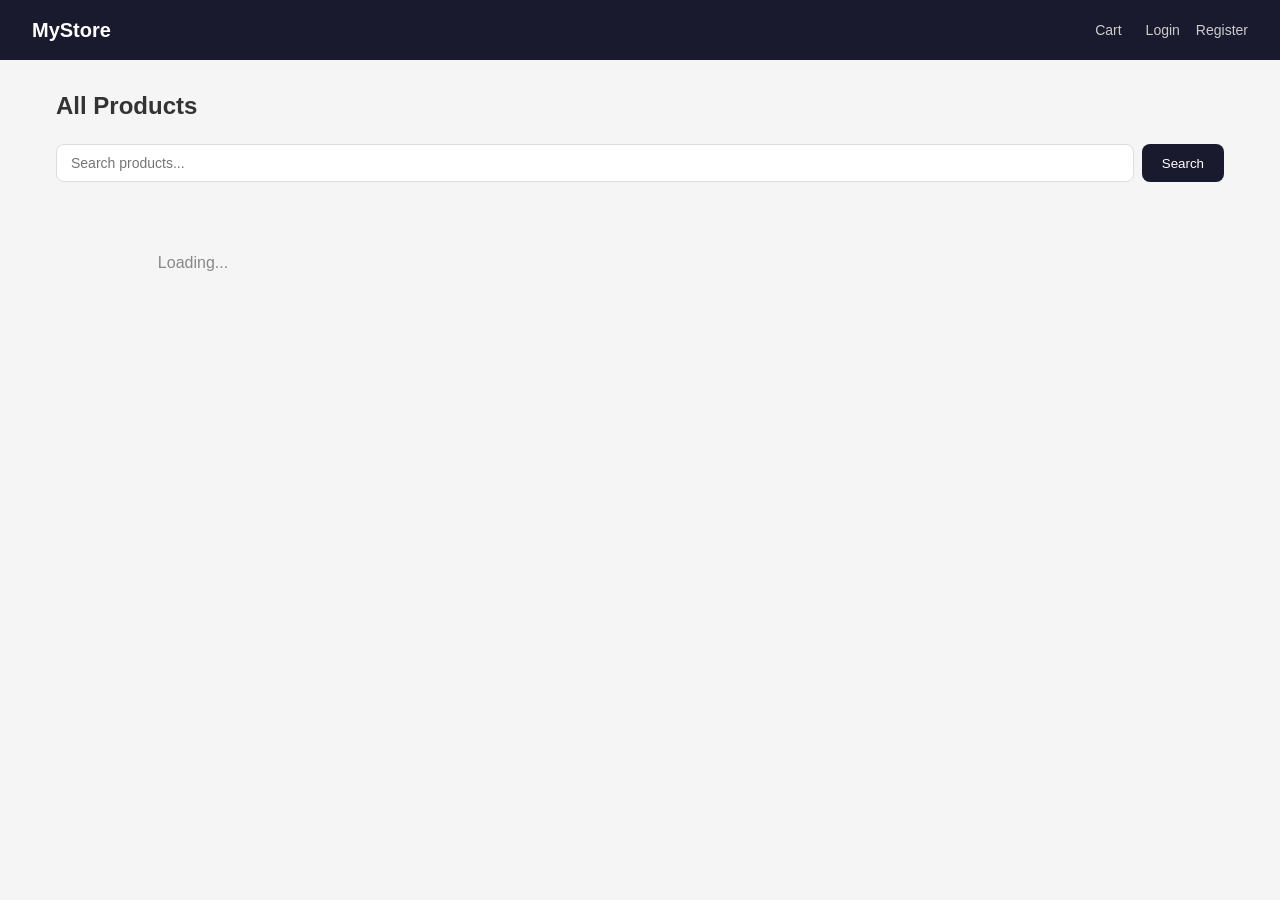
<file: my_store/frontend/index.html>
<!DOCTYPE html>
<html lang="en">
<head>
  <meta charset="UTF-8">
  <meta name="viewport" content="width=device-width, initial-scale=1.0">
  <title>MyStore</title>
  <link rel="stylesheet" href="css/style.css">
</head>
<body>
<nav>
  <a href="index.html" class="logo">MyStore</a>
  <div style="display:flex;gap:1.5rem;align-items:center">
    <a href="cart.html" class="cart-link" style="color:#ccc;text-decoration:none;font-size:14px">
      Cart <span id="cart-count"></span>
    </a>
    <div id="nav-auth"></div>
  </div>
</nav>
<div class="container">
  <h1 class="page-title">All Products</h1>
  <div class="search-bar">
    <input type="text" id="search-input" placeholder="Search products...">
    <button onclick="searchProducts()">Search</button>
  </div>
  <div id="product-grid" class="product-grid">
    <p class="loading">Loading products...</p>
  </div>
</div>
<script src="js/api.js"></script>
<script src="js/auth.js"></script>
<script src="js/cart.js"></script>
<script>
  updateNavbar();
  updateCartCount();
  loadProducts();

  async function loadProducts(search = '') {
    const grid = document.getElementById('product-grid');
    grid.innerHTML = '<p class="loading">Loading...</p>';
    const products = await getProducts(search);
    if (!products.length) {
      grid.innerHTML = '<p class="empty">No products found.</p>';
      return;
    }
    grid.innerHTML = products.map(p => `
      <div class="product-card" onclick="window.location='product.html?id=${p.id}'">
        <img src="${p.image_url || 'https://picsum.photos/400/300'}" alt="${p.name}">
        <div class="card-body">
          <h3>${p.name}</h3>
          <p class="price">&#8377;${parseFloat(p.price).toFixed(2)}</p>
          <p class="stock">${p.stock_quantity > 0 ? p.stock_quantity + ' in stock' : 'Out of stock'}</p>
          <button class="btn btn-primary"
            onclick="event.stopPropagation(); addToCart({id:${p.id},name:'${p.name}',price:${p.price},image_url:'${p.image_url}'}, 1)">
            Add to Cart
          </button>
        </div>
      </div>
    `).join('');
  }

  function searchProducts() {
    const q = document.getElementById('search-input').value.trim();
    loadProducts(q);
  }

  document.getElementById('search-input').addEventListener('keydown', e => {
    if (e.key === 'Enter') searchProducts();
  });
</script>
</body>
</html>
</file>
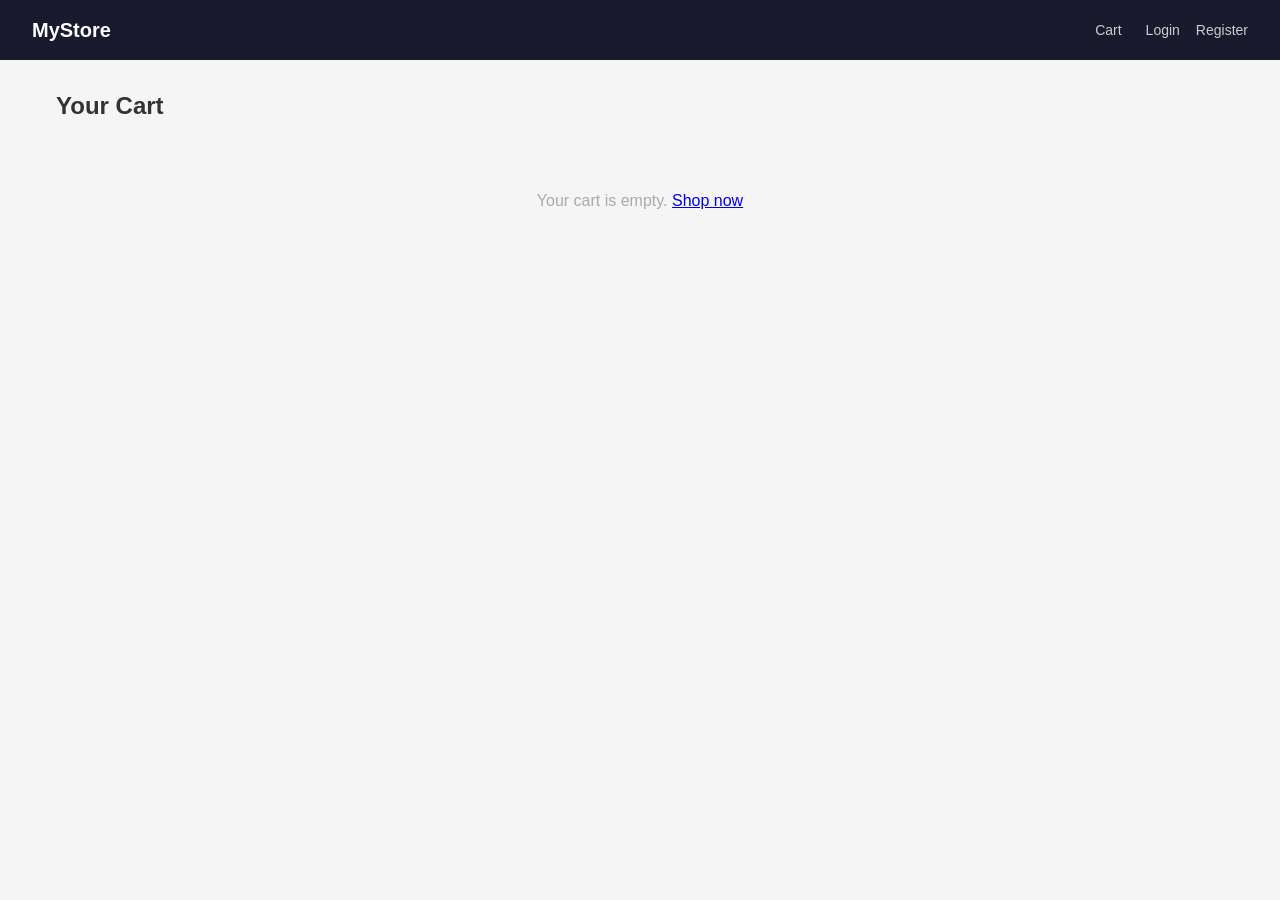
<file: my_store/frontend/cart.html>
<!DOCTYPE html>
<html lang="en">
<head>
  <meta charset="UTF-8">
  <meta name="viewport" content="width=device-width, initial-scale=1.0">
  <title>Cart</title>
  <link rel="stylesheet" href="css/style.css">
</head>
<body>
<nav>
  <a href="index.html" class="logo">MyStore</a>
  <div style="display:flex;gap:1.5rem;align-items:center">
    <a href="cart.html" class="cart-link" style="color:#ccc;text-decoration:none;font-size:14px">
      Cart <span id="cart-count"></span>
    </a>
    <div id="nav-auth"></div>
  </div>
</nav>
<div class="container">
  <h1 class="page-title">Your Cart</h1>
  <div id="cart-items"></div>
</div>
<script src="js/api.js"></script>
<script src="js/auth.js"></script>
<script src="js/cart.js"></script>
<script>
  updateNavbar();
  updateCartCount();
  renderCart();

  function renderCart() {
    const cart = getCart();
    const el = document.getElementById('cart-items');
    if (!cart.length) {
      el.innerHTML = '<p class="empty">Your cart is empty. <a href="index.html">Shop now</a></p>';
      return;
    }
    el.innerHTML = cart.map(i => `
      <div class="cart-item">
        <img src="${i.image || 'https://picsum.photos/200'}" alt="${i.name}">
        <div class="info">
          <h4>${i.name}</h4>
          <p>&#8377;${i.price.toFixed(2)} x ${i.qty}</p>
        </div>
        <div>
          <p style="font-weight:600">&#8377;${(i.price * i.qty).toFixed(2)}</p>
          <button class="btn btn-danger"
            style="margin-top:8px;padding:6px 12px;font-size:12px"
            onclick="removeFromCart(${i.id}); renderCart(); updateCartCount()">
            Remove
          </button>
        </div>
      </div>
    `).join('') + `
    <div class="cart-summary">
      <p class="total">Total: &#8377;${getCartTotal().toFixed(2)}</p>
      <button class="btn btn-primary btn-block" onclick="checkout()">Place Order</button>
    </div>`;
  }

  async function checkout() {
    if (!isLoggedIn()) { window.location.href = 'login.html'; return; }
    const items = getCart().map(i => ({ productId: i.id, quantity: i.qty }));
    const { ok, data } = await placeOrder(items);
    if (ok) {
      clearCart();
      alert('Order placed successfully! Order #' + data.id);
      window.location.href = 'orders.html';
    } else {
      alert('Error: ' + (data.error || 'Could not place order.'));
    }
  }
</script>
</body>
</html>
</file>
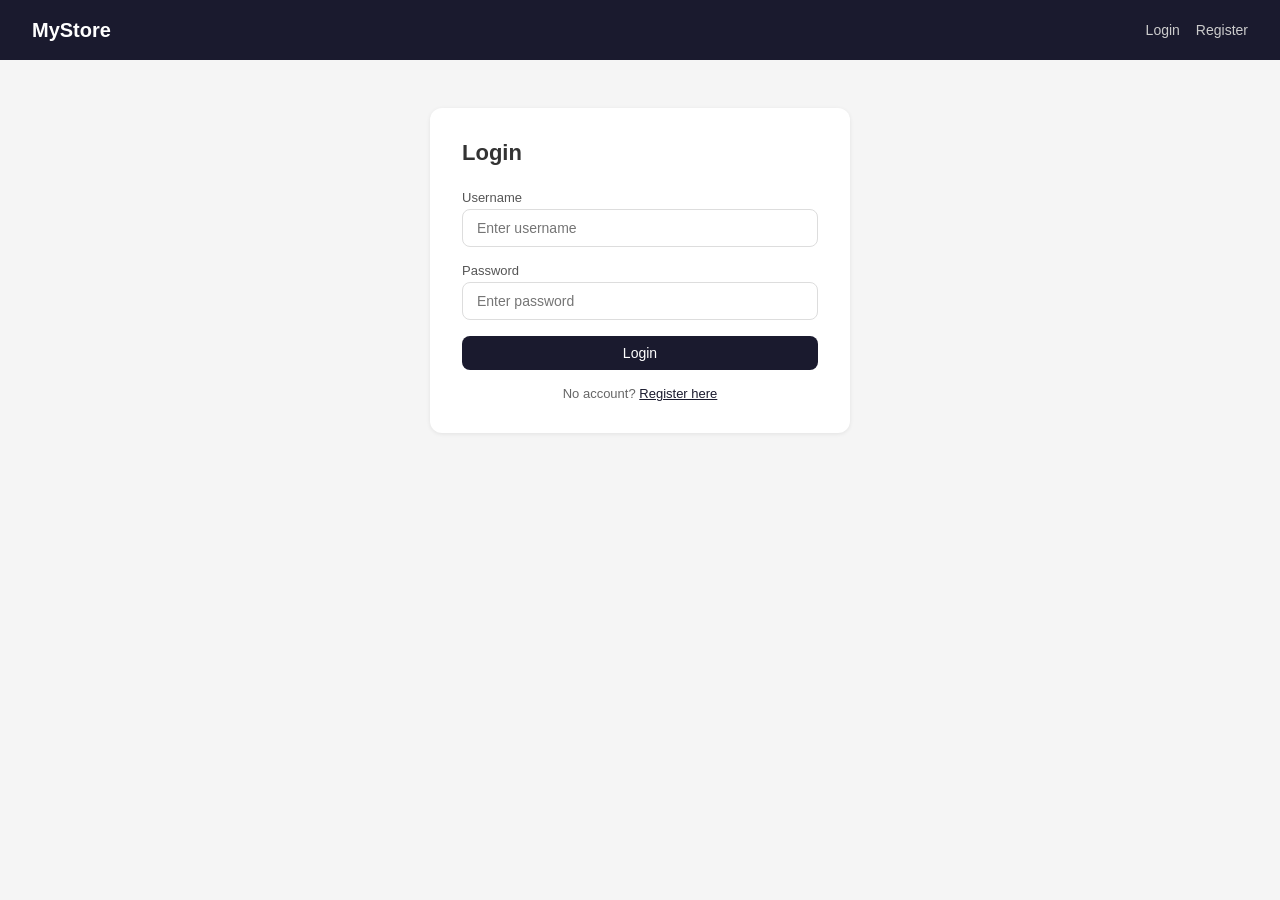
<file: my_store/frontend/login.html>
<!DOCTYPE html>
<html lang="en">
<head>
  <meta charset="UTF-8">
  <meta name="viewport" content="width=device-width, initial-scale=1.0">
  <title>Login</title>
  <link rel="stylesheet" href="css/style.css">
</head>
<body>
<nav>
  <a href="index.html" class="logo">MyStore</a>
  <div id="nav-auth"></div>
</nav>
<div class="form-card">
  <h2>Login</h2>
  <p id="error-msg" class="error-msg"></p>
  <div class="form-group">
    <label>Username</label>
    <input type="text" id="username" placeholder="Enter username">
  </div>
  <div class="form-group">
    <label>Password</label>
    <input type="password" id="password" placeholder="Enter password">
  </div>
  <button class="btn btn-primary btn-block" onclick="doLogin()">Login</button>
  <p class="form-footer">No account? <a href="register.html">Register here</a></p>
</div>
<script src="js/api.js"></script>
<script src="js/auth.js"></script>
<script>
  updateNavbar();

  async function doLogin() {
    const username = document.getElementById('username').value.trim();
    const password = document.getElementById('password').value;
    const { ok, data } = await login(username, password);
    if (ok) {
      saveAuth(data);
      window.location.href = 'index.html';
    } else {
      document.getElementById('error-msg').textContent = 'Invalid username or password.';
    }
  }
</script>
</body>
</html>
</file>
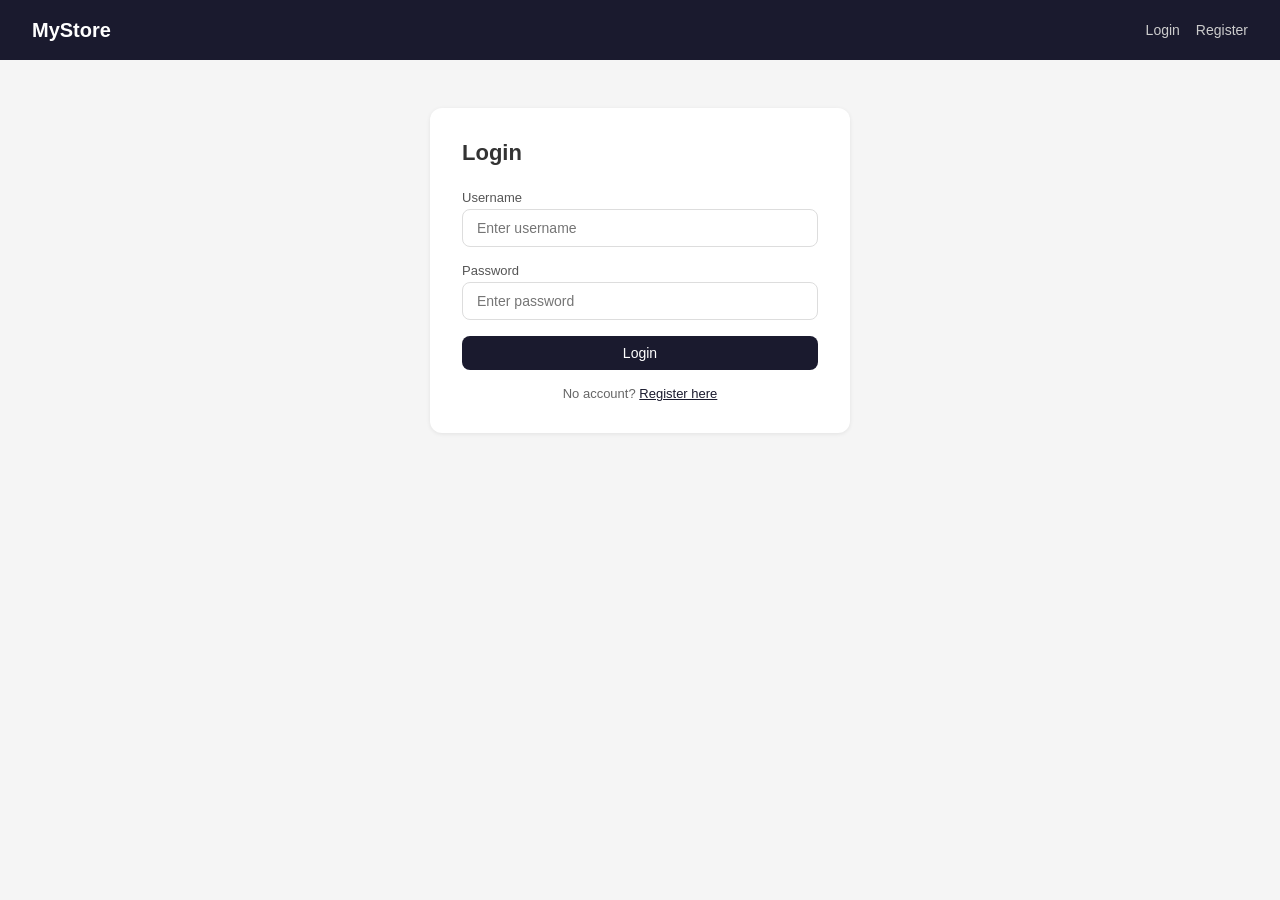
<file: my_store/frontend/orders.html>
<!DOCTYPE html>
<html lang="en">
<head>
  <meta charset="UTF-8">
  <meta name="viewport" content="width=device-width, initial-scale=1.0">
  <title>My Orders</title>
  <link rel="stylesheet" href="css/style.css">
</head>
<body>
<nav>
  <a href="index.html" class="logo">MyStore</a>
  <div style="display:flex;gap:1.5rem;align-items:center">
    <a href="cart.html" class="cart-link" style="color:#ccc;text-decoration:none;font-size:14px">
      Cart <span id="cart-count"></span>
    </a>
    <div id="nav-auth"></div>
  </div>
</nav>
<div class="container">
  <h1 class="page-title">My Orders</h1>
  <div id="orders-list"></div>
</div>
<script src="js/api.js"></script>
<script src="js/auth.js"></script>
<script src="js/cart.js"></script>
<script>
  requireAuth();
  updateNavbar();
  updateCartCount();
  loadOrders();

  async function loadOrders() {
    const el = document.getElementById('orders-list');
    const orders = await getOrders();
    if (!orders.length) {
      el.innerHTML = '<p class="empty">No orders yet. <a href="index.html">Start shopping</a></p>';
      return;
    }
    el.innerHTML = orders.map(o => `
      <div style="background:#fff;border-radius:12px;padding:1.5rem;margin-bottom:1rem;box-shadow:0 1px 3px rgba(0,0,0,0.08)">
        <div style="display:flex;justify-content:space-between;align-items:center;margin-bottom:1rem">
          <div>
            <h3 style="font-size:16px;font-weight:600">Order #${o.id}</h3>
            <p style="font-size:12px;color:#888">${new Date(o.created_at).toLocaleDateString()}</p>
          </div>
          <div style="text-align:right">
            <span style="background:#e8f5e9;color:#2e7d32;padding:4px 12px;border-radius:20px;font-size:12px;font-weight:500">
              ${o.status}
            </span>
            <p style="font-size:18px;font-weight:600;margin-top:4px">&#8377;${parseFloat(o.total_price).toFixed(2)}</p>
          </div>
        </div>
        <div style="border-top:1px solid #f0f0f0;padding-top:1rem">
          ${o.items.map(i => `
            <div style="display:flex;justify-content:space-between;font-size:13px;padding:4px 0;color:#555">
              <span>${i.product_name} x ${i.quantity}</span>
              <span>&#8377;${(i.unit_price * i.quantity).toFixed(2)}</span>
            </div>
          `).join('')}
        </div>
      </div>
    `).join('');
  }
</script>
</body>
</html>
</file>
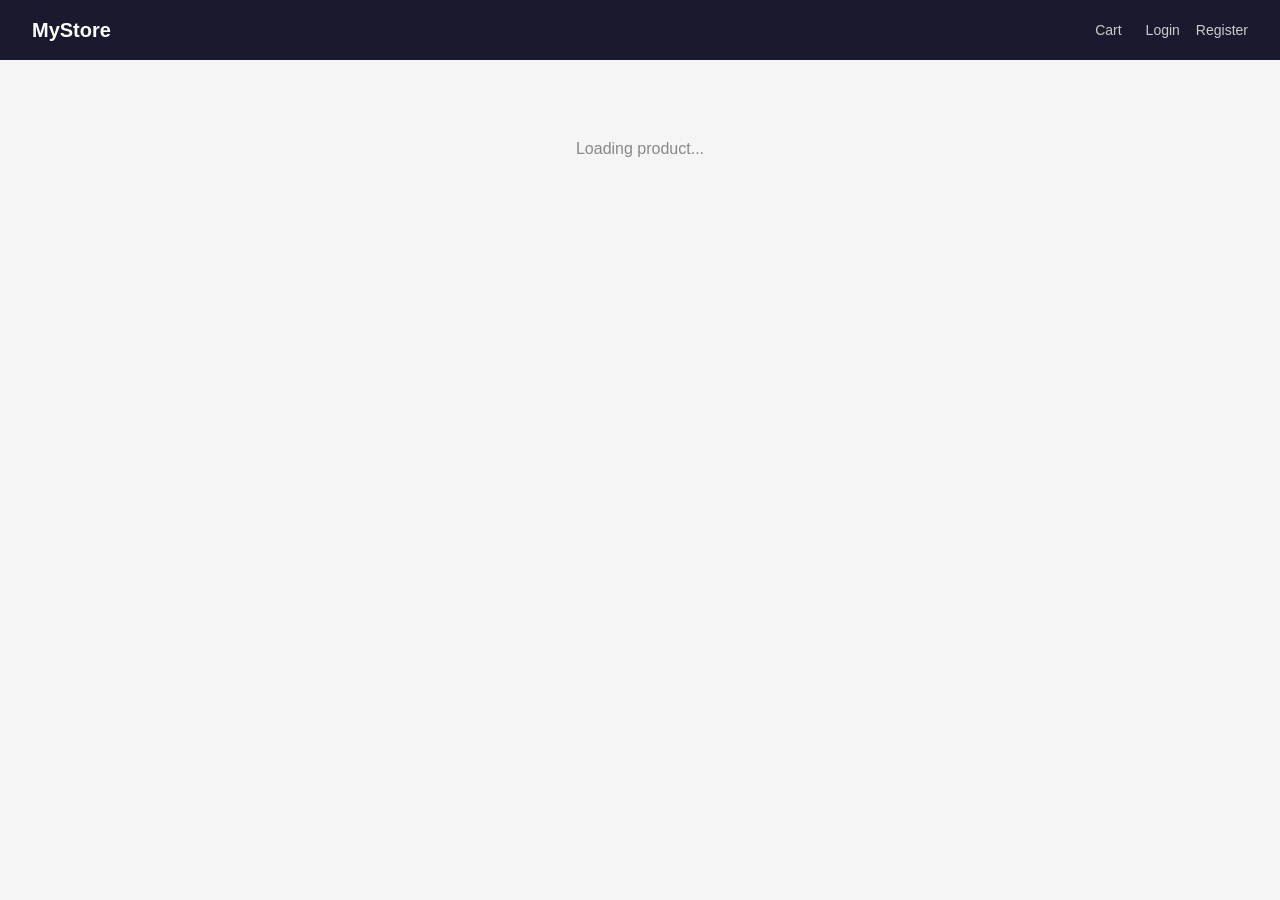
<file: my_store/frontend/product.html>
<!DOCTYPE html>
<html lang="en">
<head>
  <meta charset="UTF-8">
  <meta name="viewport" content="width=device-width, initial-scale=1.0">
  <title>Product</title>
  <link rel="stylesheet" href="css/style.css">
</head>
<body>
<nav>
  <a href="index.html" class="logo">MyStore</a>
  <div style="display:flex;gap:1.5rem;align-items:center">
    <a href="cart.html" class="cart-link" style="color:#ccc;text-decoration:none;font-size:14px">
      Cart <span id="cart-count"></span>
    </a>
    <div id="nav-auth"></div>
  </div>
</nav>
<div class="container" id="product-detail">
  <p class="loading">Loading product...</p>
</div>
<script src="js/api.js"></script>
<script src="js/auth.js"></script>
<script src="js/cart.js"></script>
<script>
  updateNavbar();
  updateCartCount();
  const id = new URLSearchParams(location.search).get('id');

  getProduct(id).then(p => {
    document.title = p.name;
    document.getElementById('product-detail').innerHTML = `
      <a href="index.html" style="font-size:13px;color:#888;text-decoration:none">← Back to products</a>
      <div style="display:grid;grid-template-columns:1fr 1fr;gap:2rem;margin-top:1.5rem">
        <img src="${p.image_url || 'https://picsum.photos/400/300'}"
          style="width:100%;border-radius:12px;object-fit:cover">
        <div>
          <h1 style="font-size:26px;margin-bottom:.5rem">${p.name}</h1>
          <p style="color:#e63946;font-size:24px;font-weight:600;margin-bottom:1rem">
            &#8377;${parseFloat(p.price).toFixed(2)}
          </p>
          <p style="color:#666;line-height:1.7;margin-bottom:1.5rem">
            ${p.description || 'No description available.'}
          </p>
          <p style="font-size:13px;color:#888;margin-bottom:1rem">
            Stock: ${p.stock_quantity}
          </p>
          <div style="display:flex;gap:10px;align-items:center;margin-bottom:1rem">
            <label style="font-size:13px">Qty:</label>
            <input type="number" id="qty" value="1" min="1" max="${p.stock_quantity}"
              style="width:70px;padding:8px;border:1px solid #ddd;border-radius:8px">
          </div>
          ${p.stock_quantity > 0
            ? `<button class="btn btn-primary"
                onclick="addToCart({id:${p.id},name:'${p.name}',price:${p.price},image_url:'${p.image_url}'},
                parseInt(document.getElementById('qty').value))">
                Add to Cart
               </button>`
            : `<button class="btn btn-outline" disabled>Out of Stock</button>`
          }
        </div>
      </div>
    `;
  });
</script>
</body>
</html>
</file>
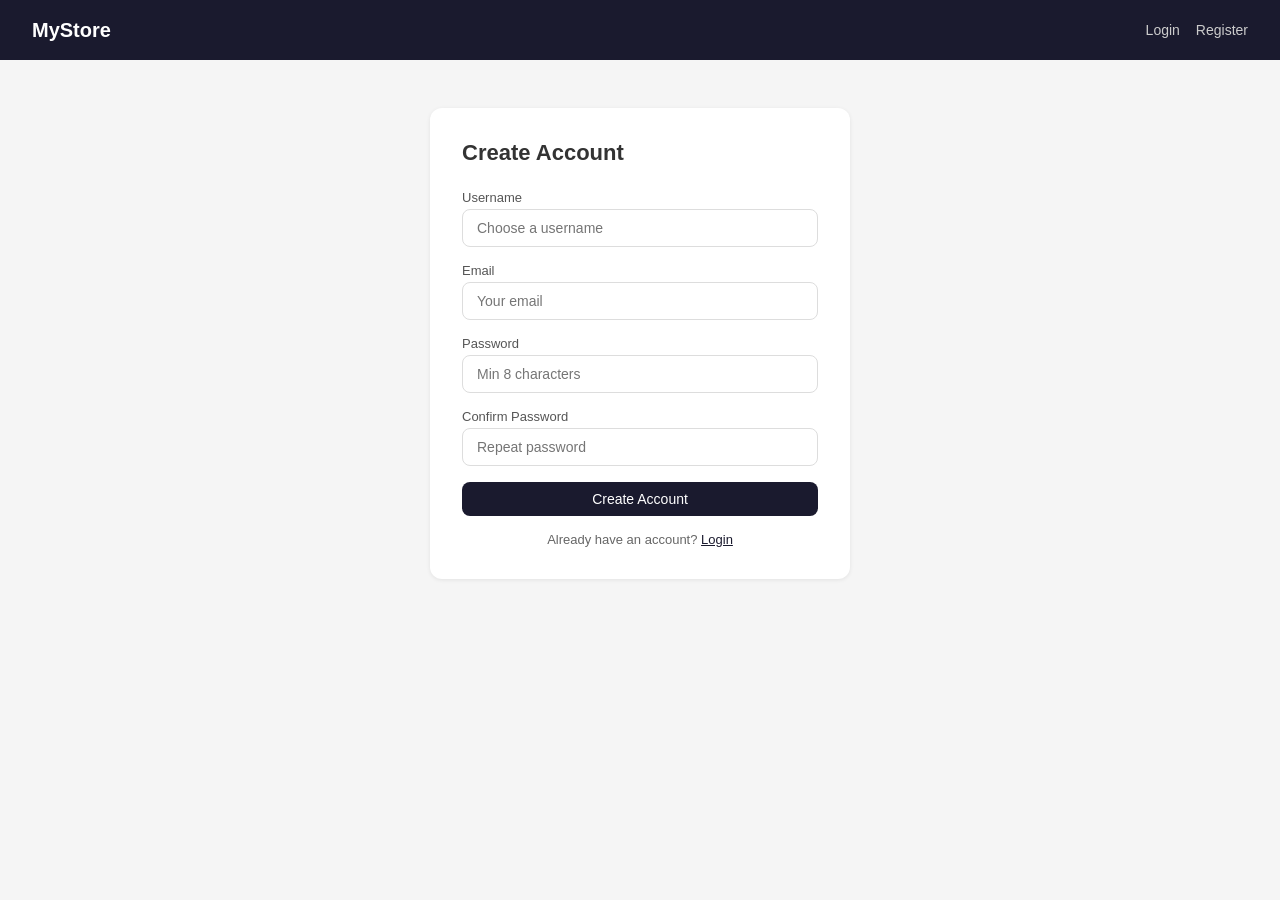
<file: my_store/frontend/register.html>
<!DOCTYPE html>
<html lang="en">
<head>
  <meta charset="UTF-8">
  <meta name="viewport" content="width=device-width, initial-scale=1.0">
  <title>Register</title>
  <link rel="stylesheet" href="css/style.css">
</head>
<body>
<nav>
  <a href="index.html" class="logo">MyStore</a>
  <div id="nav-auth"></div>
</nav>
<div class="form-card">
  <h2>Create Account</h2>
  <p id="error-msg" class="error-msg"></p>
  <div class="form-group">
    <label>Username</label>
    <input type="text" id="username" placeholder="Choose a username">
  </div>
  <div class="form-group">
    <label>Email</label>
    <input type="email" id="email" placeholder="Your email">
  </div>
  <div class="form-group">
    <label>Password</label>
    <input type="password" id="password" placeholder="Min 8 characters">
  </div>
  <div class="form-group">
    <label>Confirm Password</label>
    <input type="password" id="password2" placeholder="Repeat password">
  </div>
  <button class="btn btn-primary btn-block" onclick="doRegister()">Create Account</button>
  <p class="form-footer">Already have an account? <a href="login.html">Login</a></p>
</div>
<script src="js/api.js"></script>
<script src="js/auth.js"></script>
<script>
  updateNavbar();

  async function doRegister() {
    const username  = document.getElementById('username').value.trim();
    const email     = document.getElementById('email').value.trim();
    const password  = document.getElementById('password').value;
    const password2 = document.getElementById('password2').value;
    const errEl     = document.getElementById('error-msg');

    if (password !== password2) {
      errEl.textContent = 'Passwords do not match.';
      return;
    }
    const { ok, data } = await register(username, email, password, password2);
    if (ok) {
      saveAuth(data);
      window.location.href = 'index.html';
    } else {
      const msgs = Object.values(data).flat().join(' ');
      errEl.textContent = msgs;
    }
  }
</script>
</body>
</html>
</file>
<file: my_store/frontend/css/style.css>
* { box-sizing: border-box; margin: 0; padding: 0; }

body {
  font-family: -apple-system, BlinkMacSystemFont, 'Segoe UI', sans-serif;
  background: #f5f5f5;
  color: #333;
}

nav {
  background: #1a1a2e;
  padding: 0 2rem;
  display: flex;
  align-items: center;
  justify-content: space-between;
  height: 60px;
  position: sticky;
  top: 0;
  z-index: 100;
}

nav .logo { color: #fff; font-size: 20px; font-weight: 600; text-decoration: none; }
nav #nav-auth { display: flex; gap: 1rem; align-items: center; }
nav #nav-auth a { color: #ccc; text-decoration: none; font-size: 14px; }
nav #nav-auth a:hover { color: #fff; }

.cart-link { position: relative; }
.cart-link #cart-count {
  background: #e63946;
  color: #fff;
  border-radius: 50%;
  font-size: 10px;
  padding: 2px 5px;
  position: absolute;
  top: -8px;
  right: -10px;
}

.container { max-width: 1200px; margin: 0 auto; padding: 2rem 1rem; }
.page-title { font-size: 24px; font-weight: 600; margin-bottom: 1.5rem; }

.search-bar { display: flex; gap: 8px; margin-bottom: 1.5rem; }
.search-bar input {
  flex: 1; padding: 10px 14px;
  border: 1px solid #ddd; border-radius: 8px; font-size: 14px;
}
.search-bar button {
  padding: 10px 20px; background: #1a1a2e;
  color: #fff; border: none; border-radius: 8px; cursor: pointer;
}

.product-grid {
  display: grid;
  grid-template-columns: repeat(auto-fill, minmax(220px, 1fr));
  gap: 1.5rem;
}

.product-card {
  background: #fff; border-radius: 12px;
  overflow: hidden; box-shadow: 0 1px 3px rgba(0,0,0,0.08);
  transition: transform .2s; cursor: pointer;
}
.product-card:hover { transform: translateY(-4px); }
.product-card img { width: 100%; height: 180px; object-fit: cover; }
.product-card .card-body { padding: 1rem; }
.product-card h3 { font-size: 15px; font-weight: 500; margin-bottom: 4px; }
.product-card .price { color: #e63946; font-weight: 600; font-size: 16px; margin-bottom: 8px; }
.product-card .stock { font-size: 12px; color: #888; margin-bottom: 12px; }

.btn {
  display: inline-block; padding: 9px 18px;
  border-radius: 8px; border: none; cursor: pointer;
  font-size: 14px; font-weight: 500; text-decoration: none; transition: opacity .15s;
}
.btn:hover { opacity: 0.85; }
.btn-primary { background: #1a1a2e; color: #fff; }
.btn-danger  { background: #e63946; color: #fff; }
.btn-outline { background: transparent; border: 1px solid #1a1a2e; color: #1a1a2e; }
.btn-block   { display: block; width: 100%; text-align: center; }

.form-card {
  background: #fff; border-radius: 12px; padding: 2rem;
  max-width: 420px; margin: 3rem auto; box-shadow: 0 1px 4px rgba(0,0,0,0.08);
}
.form-card h2 { font-size: 22px; margin-bottom: 1.5rem; }
.form-group { margin-bottom: 1rem; }
.form-group label { display: block; font-size: 13px; color: #555; margin-bottom: 4px; }
.form-group input {
  width: 100%; padding: 10px 14px;
  border: 1px solid #ddd; border-radius: 8px; font-size: 14px;
}
.form-group input:focus { outline: none; border-color: #1a1a2e; }
.error-msg { color: #e63946; font-size: 13px; margin-bottom: 1rem; }
.form-footer { text-align: center; font-size: 13px; margin-top: 1rem; color: #666; }
.form-footer a { color: #1a1a2e; }

.cart-item {
  background: #fff; border-radius: 10px; padding: 1rem;
  display: flex; gap: 1rem; align-items: center; margin-bottom: 1rem;
}
.cart-item img { width: 70px; height: 70px; object-fit: cover; border-radius: 8px; }
.cart-item .info { flex: 1; }
.cart-item .info h4 { font-size: 15px; font-weight: 500; }
.cart-item .info p  { font-size: 13px; color: #888; }
.cart-summary { background: #fff; border-radius: 10px; padding: 1.5rem; margin-top: 1rem; }
.cart-summary .total { font-size: 20px; font-weight: 600; margin-bottom: 1rem; }

.loading { text-align: center; padding: 3rem; color: #888; font-size: 16px; }
.empty   { text-align: center; padding: 3rem; color: #aaa; }
</file>
